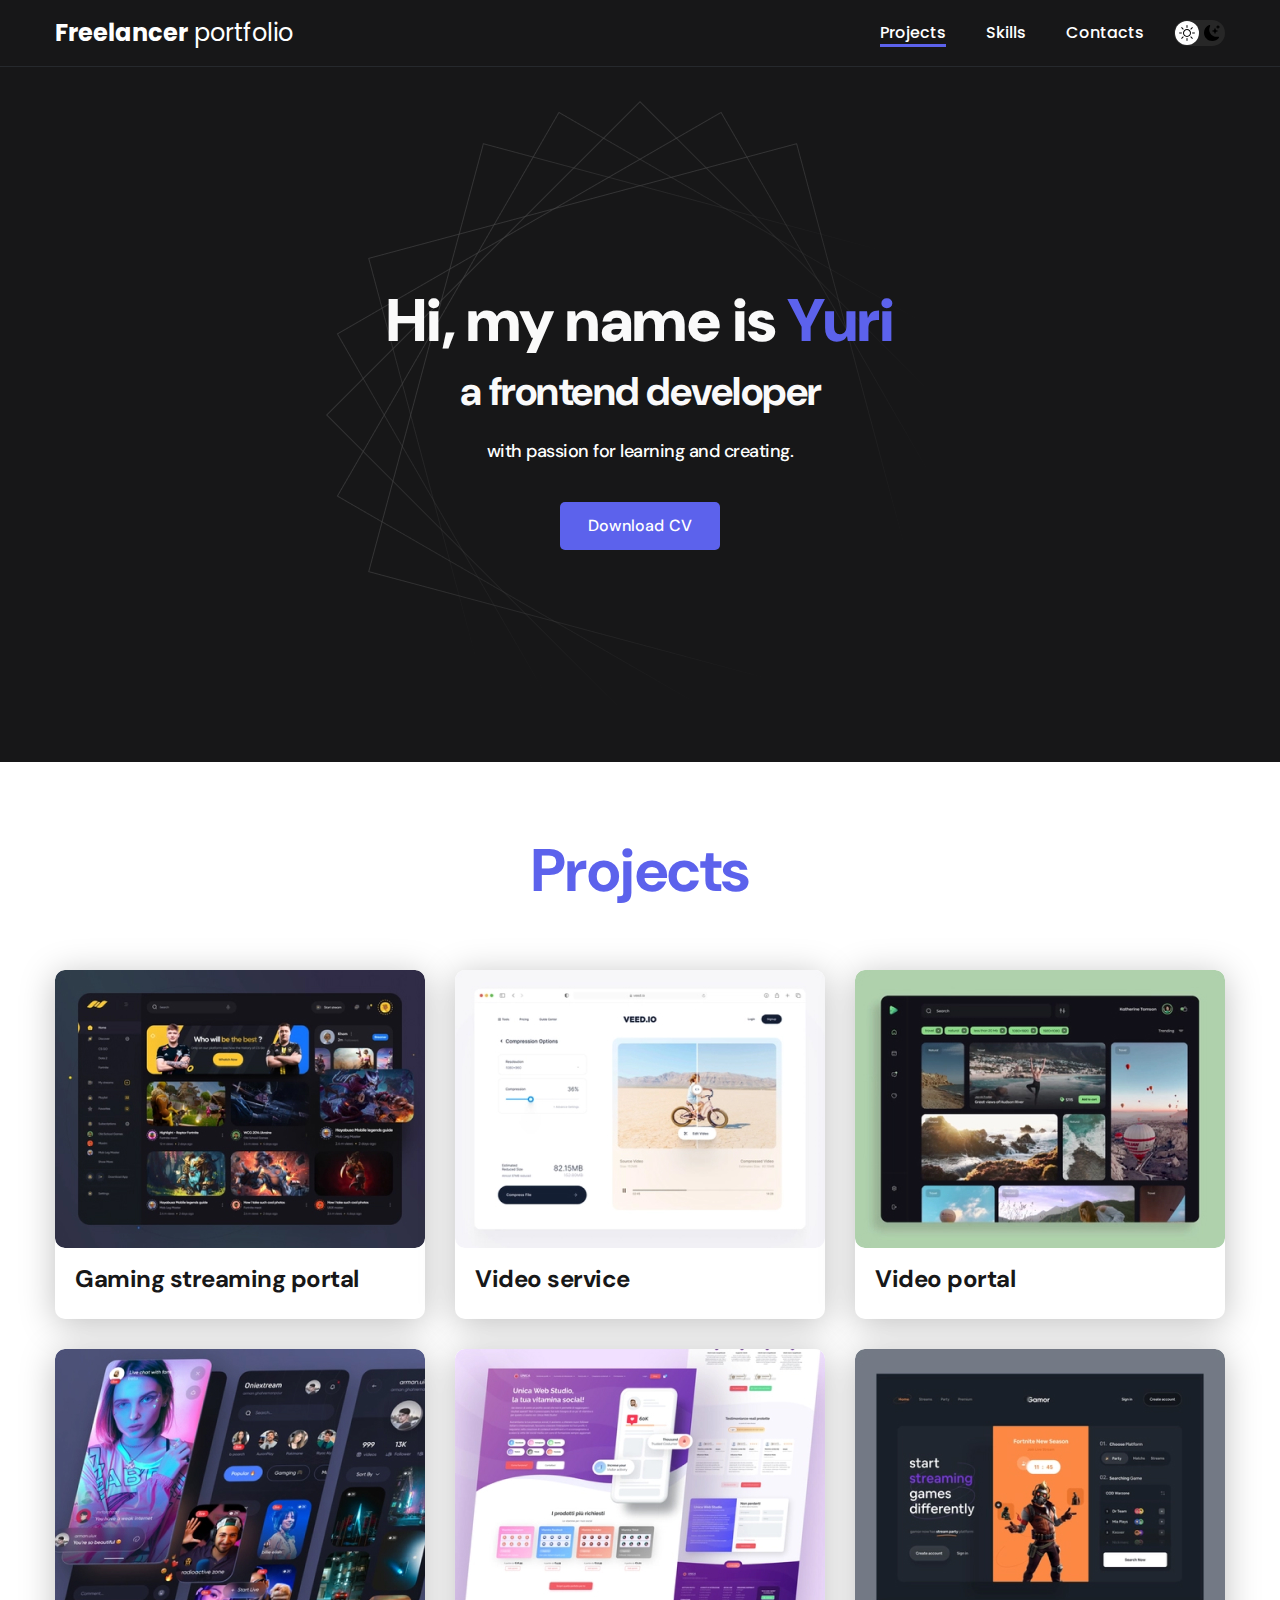
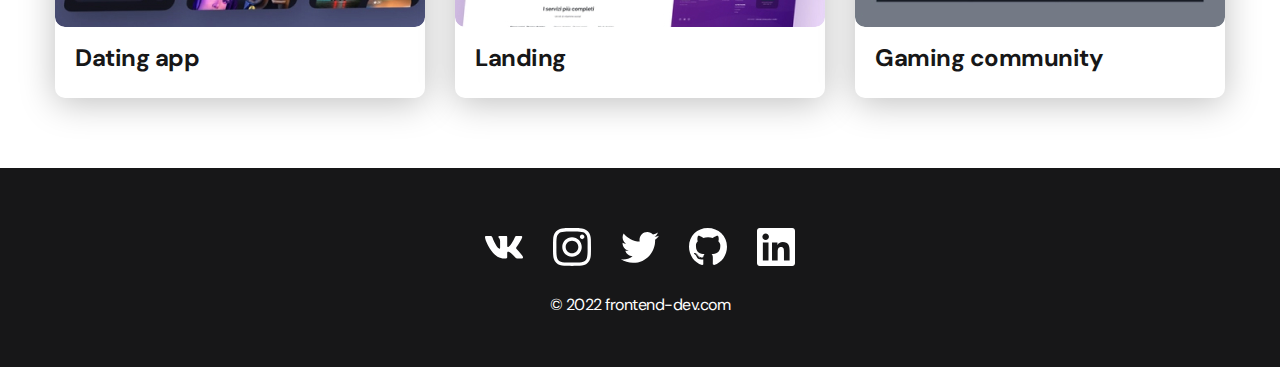
<file: index.html>
<!DOCTYPE html>
<html lang="en">
<head>
  <meta charset="UTF-8">
  <meta http-equiv="X-UA-Compatible" content="IE=edge">
  <meta name="viewport" content="width=device-width, initial-scale=1.0">
  <link rel="stylesheet" href="./css/main.css">
  <title>Document</title>
</head>
<body>
  <nav class="nav">
    <div class="container">
      <div class="nav-row">
        <a href="./index.html" class="logo"><strong>Freelancer</strong> portfolio</a>
        <button class="dark-mode-btn">
          <img src="./img/icons/sun.svg" alt="light mode" class="dark-mode-btn__icon">
          <img src="./img/icons/moon.svg" alt="dark mode" class="dark-mode-btn__icon">
        </button>
        <ul class="nav-list">
          <li class="nav-list__item"><a href="./index.html" class="nav-list__link nav-list__link--active">Projects</a></li>
          <li class="nav-list__item"><a href="./skills.html" class="nav-list__link">Skills</a></li>
          <li class="nav-list__item"><a href="./contacts.html" class="nav-list__link">Contacts</a></li>
        </ul>
      </div>
    </div>
  </nav>

  <header class="header">
    <div class="header__wrapper">
      <h1 class="header__title">
        <strong>Hi, my name is <em>Yuri</em></strong><br> a frontend developer
      </h1>
      <div class="header__text">
        <p>with passion for learning and creating.</p>
      </div>
      <a href="#!" class="btn">Download CV</a>
    </div>
  </header>

  <main class="section">
    <div class="container">
      <h2 class="title-1">Projects</h2>
      <ul class="projects">
        <a href="./project-page.html">
          <li class="project">
            <img src="./img/projects/project-img-01.jpg" alt="project img" class="project__img">
            <h3 class="project__title">Gaming streaming portal</h3>
          </li>
        </a>
        <a href="./project-page.html">
          <li class="project">
            <img src="./img/projects/project-img-02.jpg" alt="project img" class="project__img">
            <h3 class="project__title">Video service</h3>
          </li>
        </a>
        <a href="./project-page.html">
          <li class="project">
            <img src="./img/projects/project-img-03.jpg" alt="project img" class="project__img">
            <h3 class="project__title">Video portal</h3>
          </li>
        </a>
        <a href="./project-page.html">
          <li class="project">
            <img src="./img/projects/project-img-04.jpg" alt="project img" class="project__img">
            <h3 class="project__title">Dating app</h3>
          </li>
        </a>
        <a href="./project-page.html">
          <li class="project">
            <img src="./img/projects/project-img-05.jpg" alt="project img" class="project__img">
            <h3 class="project__title">Landing</h3>
          </li>
        </a>
        <a href="./project-page.html">
          <li class="project">
            <img src="./img/projects/project-img-06.jpg" alt="project img" class="project__img">
            <h3 class="project__title">Gaming community</h3>
          </li>
        </a>
      </ul>
    </div>
  </main>

  <footer class="footer">
    <div class="container">
      <div class="footer__wrapper">
        <ul class="socials">
          <li class="socials__item"><a href="#!"><img src="./img/icons/vk.svg" alt="vk" class="icon"></a></li>
          <li class="socials__item"><a href="#!"><img src="./img/icons/instagram.svg" alt="vk" class="icon"></a></li>
          <li class="socials__item"><a href="#!"><img src="./img/icons/twitter.svg" alt="vk" class="icon"></a></li>
          <li class="socials__item"><a href="#!"><img src="./img/icons/github.svg" alt="vk" class="icon"></a></li>
          <li class="socials__item"><a href="#!"><img src="./img/icons/linkedIn.svg" alt="vk" class="icon"></a></li>
        </ul>
        <div class="copyright">
          <p>© 2022 frontend-dev.com</p>
        </div>
      </div>
    </div>
  </footer>

  <script src="./js/main.js"></script>
</body>
</html>
</file>
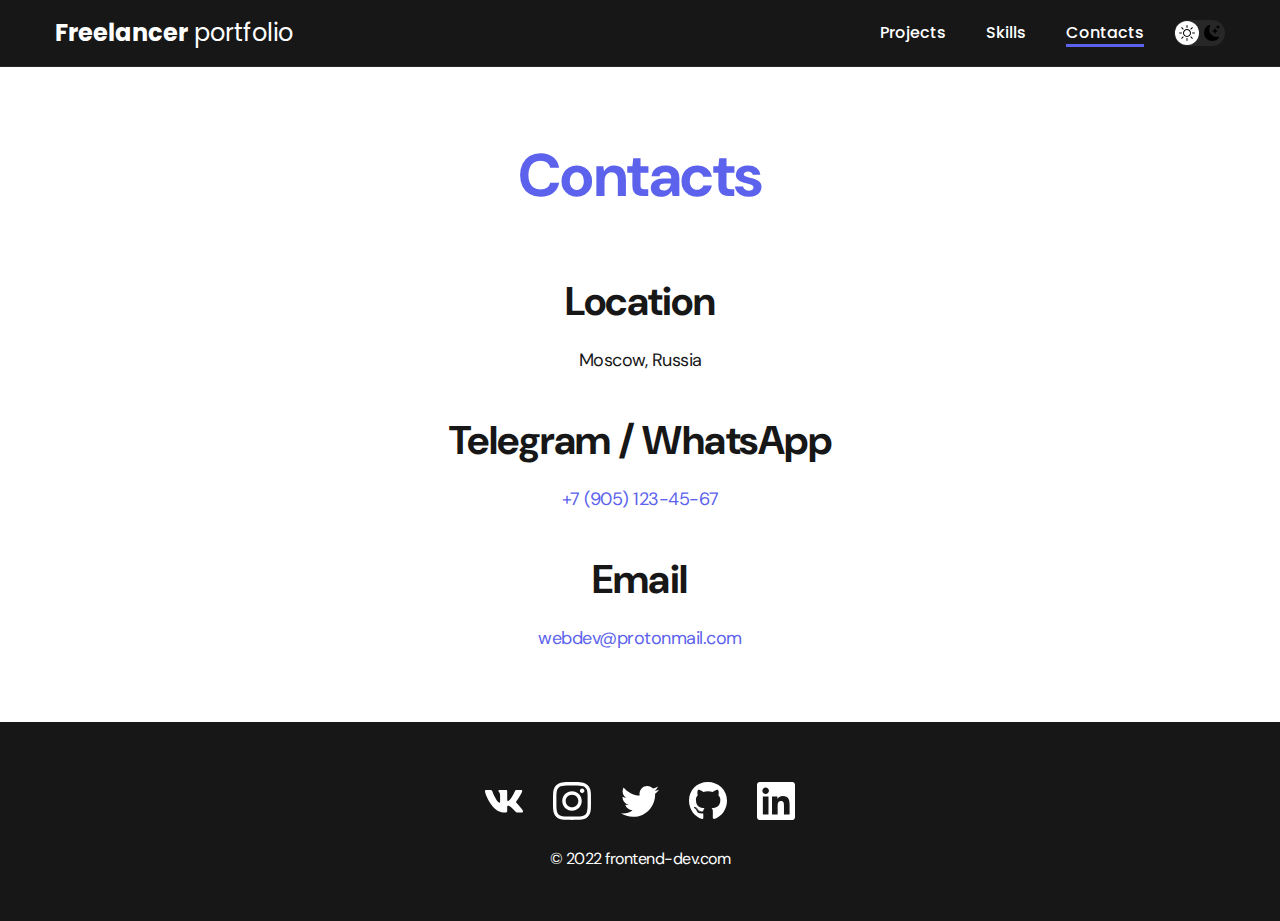
<file: contacts.html>
<!DOCTYPE html>
<html lang="en">
<head>
  <meta charset="UTF-8">
  <meta http-equiv="X-UA-Compatible" content="IE=edge">
  <meta name="viewport" content="width=device-width, initial-scale=1.0">
  <link rel="stylesheet" href="./css/main.css">
  <title>Document</title>
</head>
<body>
  <nav class="nav">
    <div class="container">
      <div class="nav-row">
        <a href="./index.html" class="logo"><strong>Freelancer</strong> portfolio</a>
        <button class="dark-mode-btn">
          <img src="./img/icons/sun.svg" alt="light mode" class="dark-mode-btn__icon">
          <img src="./img/icons/moon.svg" alt="dark mode" class="dark-mode-btn__icon">
        </button>
        <ul class="nav-list">
          <li class="nav-list__item"><a href="./index.html" class="nav-list__link">Projects</a></li>
          <li class="nav-list__item"><a href="./skills.html" class="nav-list__link">Skills</a></li>
          <li class="nav-list__item"><a href="./contacts.html" class="nav-list__link nav-list__link--active">Contacts</a></li>
        </ul>
      </div>
    </div>
  </nav>

  <main class="section">
    <div class="container">
      <h1 class="title-1">Contacts</h1>
      <ul class="content-list">
        <li class="content-list__item">
          <h2 class="title-2">Location</h2>
          <p>Moscow, Russia</p>
        </li>
        <li class="content-list__item">
          <h2 class="title-2">Telegram / WhatsApp</h2>
          <p><a href="tel:+79051234567">+7 (905) 123-45-67</a></p>
        </li>
        <li class="content-list__item">
          <h2 class="title-2">Email</h2>
          <p><a href="mailto:webdev@protonmail.com">webdev@protonmail.com</a></p>
        </li>
      </ul>
    </div>
  </main>

  <footer class="footer">
    <div class="container">
      <div class="footer__wrapper">
        <ul class="socials">
          <li class="socials__item"><a href="#!"><img src="./img/icons/vk.svg" alt="vk" class="icon"></a></li>
          <li class="socials__item"><a href="#!"><img src="./img/icons/instagram.svg" alt="vk" class="icon"></a></li>
          <li class="socials__item"><a href="#!"><img src="./img/icons/twitter.svg" alt="vk" class="icon"></a></li>
          <li class="socials__item"><a href="#!"><img src="./img/icons/github.svg" alt="vk" class="icon"></a></li>
          <li class="socials__item"><a href="#!"><img src="./img/icons/linkedIn.svg" alt="vk" class="icon"></a></li>
        </ul>
        <div class="copyright">
          <p>© 2022 frontend-dev.com</p>
        </div>
      </div>
    </div>
  </footer>

  <script src="./js/main.js"></script>
</body>
</html>
</file>
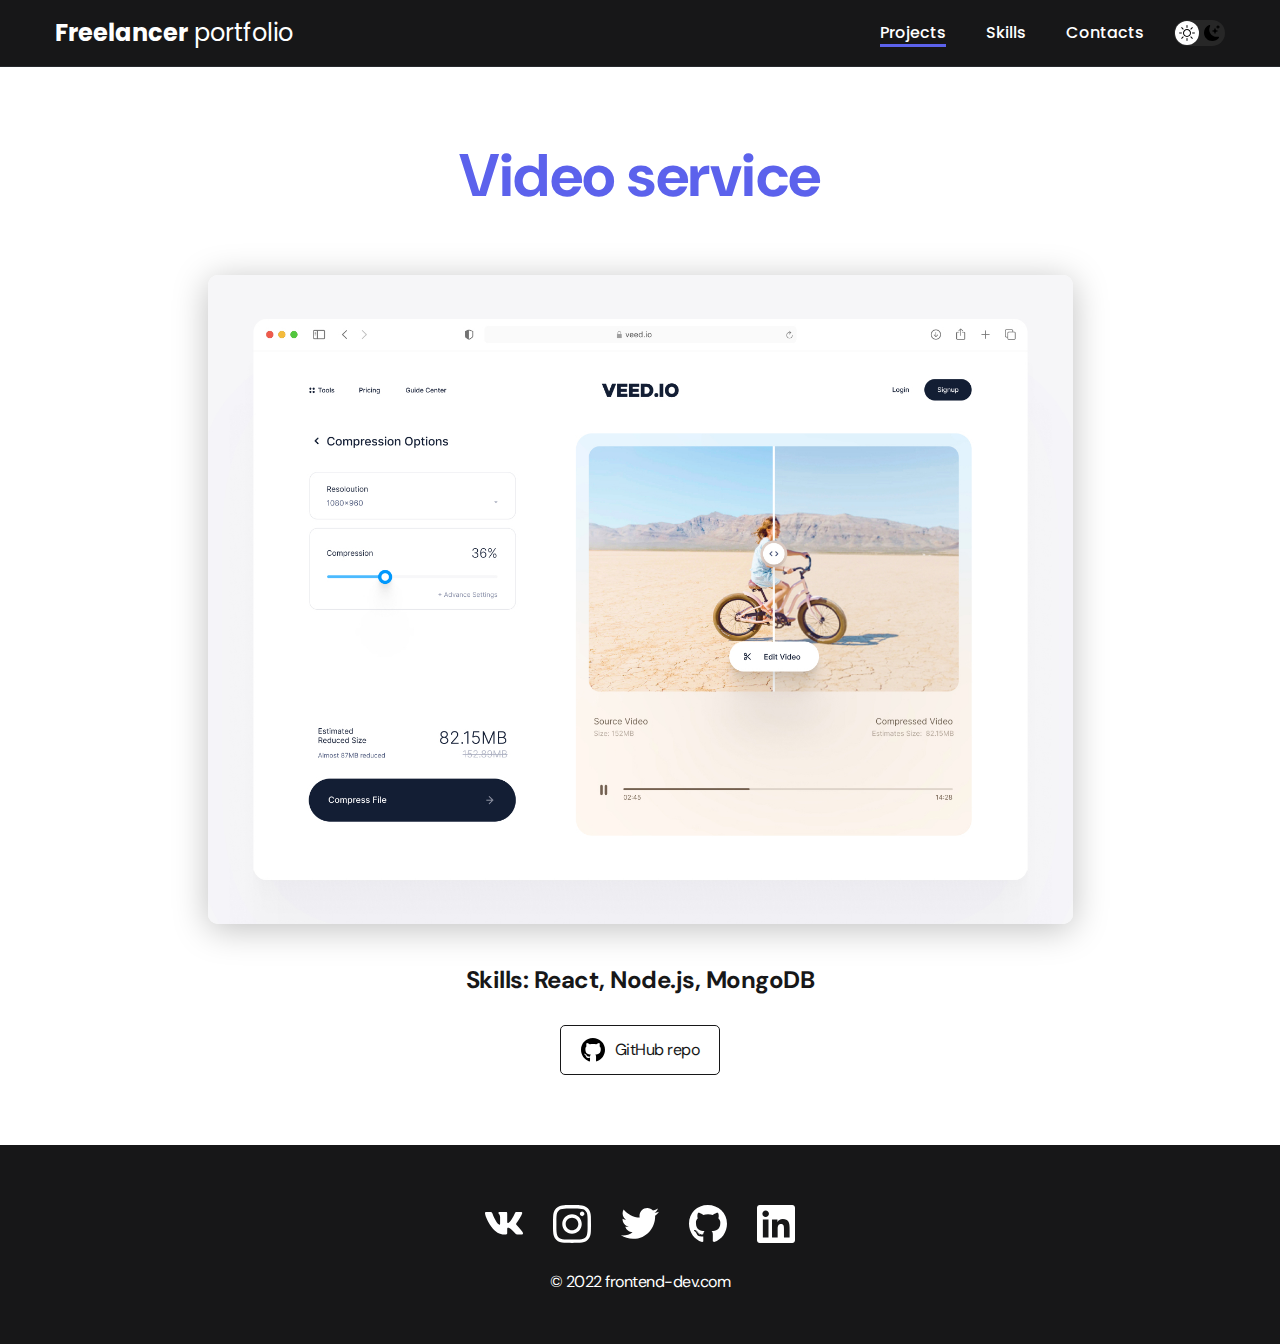
<file: project-page.html>
<!DOCTYPE html>
<html lang="en">
<head>
  <meta charset="UTF-8">
  <meta http-equiv="X-UA-Compatible" content="IE=edge">
  <meta name="viewport" content="width=device-width, initial-scale=1.0">
  <link rel="stylesheet" href="./css/main.css">
  <title>Document</title>
</head>
<body>
  <nav class="nav">
    <div class="container">
      <div class="nav-row">
        <a href="./index.html" class="logo"><strong>Freelancer</strong> portfolio</a>
        <button class="dark-mode-btn">
          <img src="./img/icons/sun.svg" alt="light mode" class="dark-mode-btn__icon">
          <img src="./img/icons/moon.svg" alt="dark mode" class="dark-mode-btn__icon">
        </button>
        <ul class="nav-list">
          <li class="nav-list__item"><a href="./index.html" class="nav-list__link nav-list__link--active">Projects</a></li>
          <li class="nav-list__item"><a href="./skills.html" class="nav-list__link">Skills</a></li>
          <li class="nav-list__item"><a href="./contacts.html" class="nav-list__link">Contacts</a></li>
        </ul>
      </div>
    </div>
  </nav>

  <main class="section">
    <div class="container">
      <div class="projects-details">
        <h1 class="title-1">Video service</h1>
        <img src="./img/projects/project-img-big-02.jpg" alt="" class="projects-details__cover">
        <div class="projects-details__desc">
          <p>Skills: React, Node.js, MongoDB</p>
        </div>
        <a href="#!" class="btn-outline">
          <img src="./img/icons/github-black.svg" alt="">
          GitHub repo
        </a>
      </div>
    </div>
  </main>

  <footer class="footer">
    <div class="container">
      <div class="footer__wrapper">
        <ul class="socials">
          <li class="socials__item"><a href="#!"><img src="./img/icons/vk.svg" alt="vk" class="icon"></a></li>
          <li class="socials__item"><a href="#!"><img src="./img/icons/instagram.svg" alt="vk" class="icon"></a></li>
          <li class="socials__item"><a href="#!"><img src="./img/icons/twitter.svg" alt="vk" class="icon"></a></li>
          <li class="socials__item"><a href="#!"><img src="./img/icons/github.svg" alt="vk" class="icon"></a></li>
          <li class="socials__item"><a href="#!"><img src="./img/icons/linkedIn.svg" alt="vk" class="icon"></a></li>
        </ul>
        <div class="copyright">
          <p>© 2022 frontend-dev.com</p>
        </div>
      </div>
    </div>
  </footer>

  <script src="./js/main.js"></script>
</body>
</html>
</file>
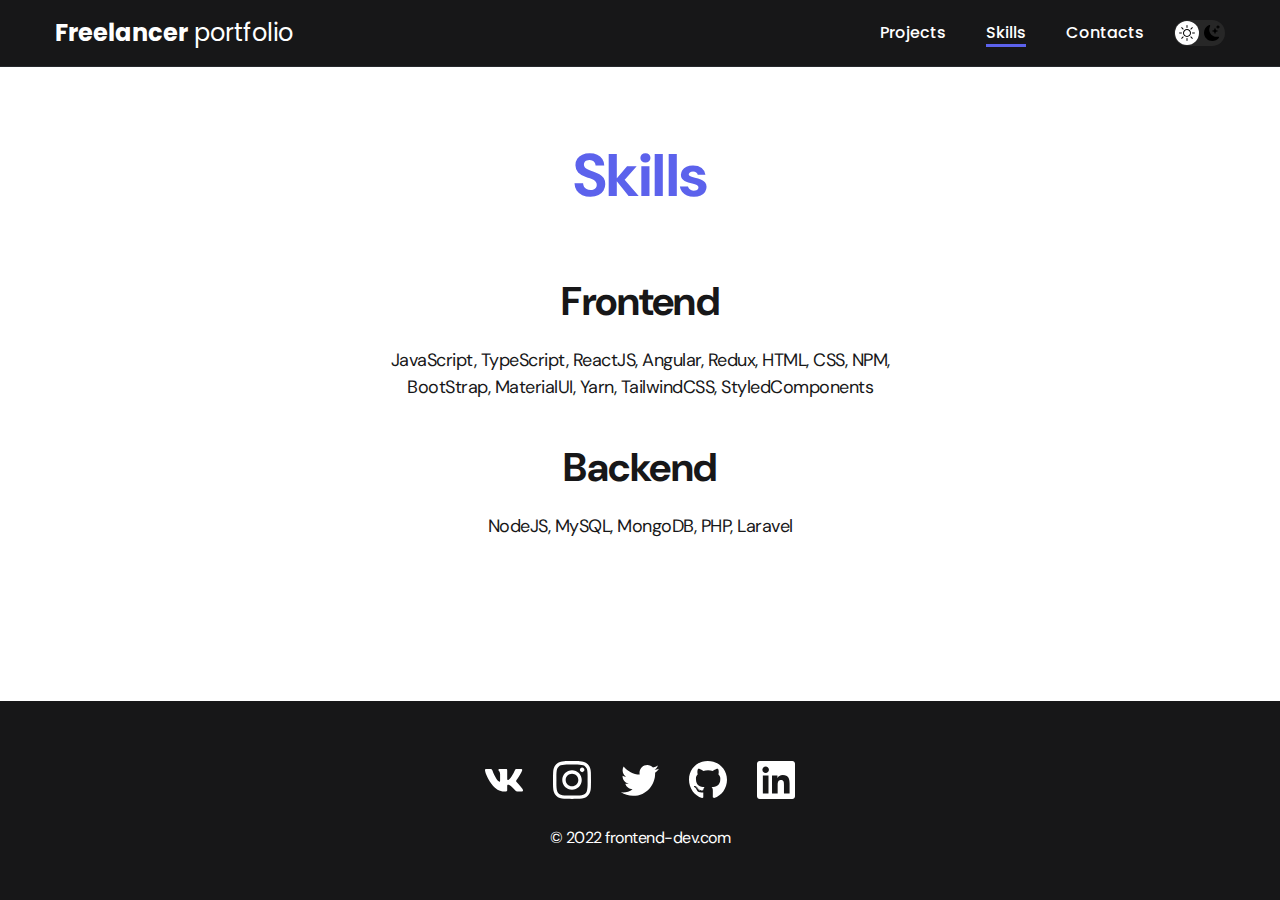
<file: skills.html>
<!DOCTYPE html>
<html lang="en">
<head>
  <meta charset="UTF-8">
  <meta http-equiv="X-UA-Compatible" content="IE=edge">
  <meta name="viewport" content="width=device-width, initial-scale=1.0">
  <link rel="stylesheet" href="./css/main.css">
  <title>Document</title>
</head>
<body>
  <nav class="nav">
    <div class="container">
      <div class="nav-row">
        <a href="./index.html" class="logo"><strong>Freelancer</strong> portfolio</a>
        <button class="dark-mode-btn">
          <img src="./img/icons/sun.svg" alt="light mode" class="dark-mode-btn__icon">
          <img src="./img/icons/moon.svg" alt="dark mode" class="dark-mode-btn__icon">
        </button>
        <ul class="nav-list">
          <li class="nav-list__item"><a href="./index.html" class="nav-list__link">Projects</a></li>
          <li class="nav-list__item"><a href="./skills.html" class="nav-list__link nav-list__link--active">Skills</a></li>
          <li class="nav-list__item"><a href="./contacts.html" class="nav-list__link">Contacts</a></li>
        </ul>
      </div>
    </div>
  </nav>

  <main class="section">
    <div class="container">
      <h1 class="title-1">Skills</h1>
      <ul class="content-list">
        <li class="content-list__item">
          <h2 class="title-2">Frontend</h2>
          <p>JavaScript, TypeScript, ReactJS, Angular, Redux, HTML, CSS, NPM, BootStrap, MaterialUI, Yarn, TailwindCSS, StyledComponents</p>
        </li>
        <li class="content-list__item">
          <h2 class="title-2">Backend</h2>
          <p>NodeJS, MySQL, MongoDB, PHP, Laravel</p>
        </li>
      </ul>
    </div>
  </main>

  <footer class="footer">
    <div class="container">
      <div class="footer__wrapper">
        <ul class="socials">
          <li class="socials__item"><a href="#!"><img src="./img/icons/vk.svg" alt="vk" class="icon"></a></li>
          <li class="socials__item"><a href="#!"><img src="./img/icons/instagram.svg" alt="vk" class="icon"></a></li>
          <li class="socials__item"><a href="#!"><img src="./img/icons/twitter.svg" alt="vk" class="icon"></a></li>
          <li class="socials__item"><a href="#!"><img src="./img/icons/github.svg" alt="vk" class="icon"></a></li>
          <li class="socials__item"><a href="#!"><img src="./img/icons/linkedIn.svg" alt="vk" class="icon"></a></li>
        </ul>
        <div class="copyright">
          <p>© 2022 frontend-dev.com</p>
        </div>
      </div>
    </div>
  </footer>

  <script src="./js/main.js"></script>
</body>
</html>
</file>
<file: css/main.css>
@import "./reset.css";
@import url(https://fonts.googleapis.com/css?family=DM+Sans:regular,500,700);
@import url(https://fonts.googleapis.com/css?family=Poppins:regular,500,700);

:root {
  --black: #171718;
  --black-border: #26292d;
  --white: #fff;
  --purple: #5c62ec;
  --grey: #fafafa;

  --page-text: var(--black);
  --dark-bg: var(--black);
  --dark-border: var(--black-border);
  --header-text: var(--white);
  --header-title: var(--grey);
  --accent: var(--purple);

  /* light mode */
  --page-bg: var(--white);
  --text-color: var(--black);
  --projects-card-bg: var(--white);
  --projects-card-text: var(--black);
}

.dark {
  --page-bg: #262626;
  --text-color: var(--white);
  --projects-card-bg: var(--black);
  --projects-card-text: var(--white);
}

html, body {
  min-height: 100vh;
  display: flex;
  flex-direction: column;
  font-family: 'DM Sans', sans-serif;
  background-color: var(--page-bg);
  color: var(--text-color);
  letter-spacing: -0.5px;
}

.container {
  max-width: 1200px;
  padding: 0 15px;
  margin: 0 auto;
}

.section {
  padding: 70px 0;
}

.title-1 {
  margin-bottom: 60px;
  font-size: 60px;
  font-weight: 700;
  line-height: 1.3;
  text-align: center;
  color: var(--accent);
}

.title-2 {
  margin-bottom: 20px;
  font-size: 40px;
  font-weight: 700;
  line-height: 1.3;
} 

.none {
  display: none !important;
}

/* nav */

.nav {
  padding: 20px 0;
  letter-spacing: normal;
  color: var(--header-text);
  background-color: var(--dark-bg);
  border-bottom: 1px solid var(--dark-border);
}

.nav-row {
  display: flex;
  justify-content: flex-end;
  align-items: center;
  column-gap: 30px;
  row-gap: 20px;
  flex-wrap: wrap;
}

.logo {
  margin-right: auto;
  font-family: 'Poppins', sans-serif;
  font-size: 24px;
  line-height: 1;
  color: var(--header-text);
}

.logo strong {
  font-weight: 700;
}

.nav-list {
  display: flex;
  align-items: center;
  column-gap: 40px;
  font-family: 'Poppins', sans-serif;
  font-size: 16px;
  font-weight: 500;
  line-height: 1.5;
}

.nav-list__link {
  color: var(--header-text);
  transition: opacity 0.2s ease-in;
}

.nav-list__link:hover {
  opacity: 0.8;
}

.nav-list__link--active {
  position: relative;
}

.nav-list__link--active::before {
  content: '';
  display: block;
  position: absolute;
  left: 0;
  top: 100%;
  width: 100%;
  height: 3px;
  background-color: var(--accent);
}

.dark-mode-btn {
  order: 10;
  position: relative;
  display: flex;
  justify-content: space-between;
  width: 51px;
  height: 26px;
  padding: 5px;
  border-radius: 50px;
  background-color: #272727;
}

.dark-mode-btn::before {
  position: absolute;
  top: 1px;
  left: 1px;
  content: '';
  display: block;
  width: 24px;
  height: 24px;
  border-radius: 50%;
  background-color: var(--white);
  transition: left 0.2s ease-in;
}

.dark-mode-btn--active::before {
  left: 26px;
}

.dark-mode-btn__icon {
  position: relative;
  z-index: 10;
}

/* header */

.header {
  display: flex;
  justify-content: center;
  align-items: center;
  min-height: 695px;
  padding: 40px 0;
  background-image: url('./../img/header-bg.png');
  background-repeat: no-repeat;
  background-size: auto;
  background-position: center center;
  background-color: var(--dark-bg);
  color: var(--header-text);
  text-align: center;
}

.header__wrapper {
  max-width: 660px;
  padding: 0 15px;
}

.header__title {
  margin-bottom: 20px;
  font-size: 40px;
  font-weight: 700;
  line-height: 1.4;
  color: var(--header-title);
}

.header__title strong {
  font-size: 60px;
}

.header__title em {
  font-style: normal;
  color: var(--accent);
}

.header__text {
  font-size: 18px;
  font-weight: 500;
  line-height: 1.333;
  margin-bottom: 40px;
}

.header__text p + p {
  margin-top: 1em;
}

.btn {
  display: inline-block;
  height: 48px;
  padding: 12px 28px;
  border-radius: 5px;
  font-size: 16px;
  font-weight: 500;
  line-height: 1.5;
  letter-spacing: 0.15px;
  color: var(--white);
  background-color: var(--accent);
  transition: opacity 0.2s ease-in;
}

.btn:hover {
  opacity: 0.8;
}

.btn:active {
  position: relative;
  top: 1px;
}

.btn-outline {
  display: flex;
  column-gap: 10px;
  align-items: center;
  padding: 12px 20px;
  font-size: 16px;
  line-height: 1.5;
  background-color: var(--white);
  border: 1px solid var(--black);
  border-radius: 5px;
  color: var(--black);
}

.btn-outline:hover {
  opacity: 0.8;
}

.btn-outline:active {
  position: relative;
  top: 1px;
}

/* projects */

.projects {
  display: flex;
  justify-content: center;
  flex-wrap: wrap;
  column-gap: 30px;
  row-gap: 30px;
}

.project {
  max-width: 370px;
  border-radius: 10px;
  background-color: var(--projects-card-bg);
  color: var(--projects-card-text);
  box-shadow: 0px 5px 35px rgba(0, 0, 0, 0.25);
}

.project__img {
  border-radius: 10px;
}
.project__title {
  padding: 15px 20px 25px;
  font-size: 24px;
  font-weight: 700;
  line-height: 1.3;
  color: var(--text-color);
}

/* projects-details */

.projects-details {
  display: flex;
  flex-direction: column;
  align-items: center;
  max-width: 865px;
  margin: 0 auto;
  text-align: center;
}

.projects-details__cover {
  margin-bottom: 40px;
  box-shadow: 0px 5px 35px rgba(0, 0, 0, 0.25);
  border-radius: 10px;
}

.projects-details__desc {
  margin-bottom: 30px;
  font-size: 24px;
  font-weight: 700;
  line-height: 1.3;
}

/* content-list */

.content-list {
  max-width: 520px;
  margin: 0 auto;
  display: flex;
  flex-direction: column;
  align-items: center;
  row-gap: 40px;
  text-align: center;
}

.content-list a {
  color: var(--accent);
}

.content-list__item {
  font-size: 18px;
  line-height: 1.5;
}

.content-list__item p + p {
  margin-top: 0.5em;
}

/* footer */

.footer {
  padding: 60px 0 50px;
  margin-top: auto;
  background-color: var(--dark-bg);
}

.footer__wrapper {
  display: flex;
  flex-direction: column;
  align-items: center;
  row-gap: 27px;
}

.socials {
  display: flex;
  justify-content: center;
  align-items: center;
  column-gap: 30px;
}

.copyright {
  font-size: 16px;
  line-height: 1.5;
  color: var(--header-text);
}

.copyright p + p {
  margin-top: 0.5em;
}

/* media */

@media (max-width: 620px) {
  .header {
    min-height: unset;
  }

  .header__title {
    font-size: 30px;
  }

  .header__title strong {
    font-size: 40px;
  }

  .nav-row {
    justify-content: space-between;
  }

  .dark-mode-btn {
    order: 0;
  }

  .section {
    padding: 40px 0;
  }

  .title-1 {
    margin-bottom: 30px;
    font-size: 40px;
  }

  .title-2 {
    margin-bottom: 10px;
    font-size: 30px;
  }

  .project__title {
    font-size: 22px;
  }

  .projects-details__desc {
    margin-bottom: 20px;
    font-size: 22px;
  }

  .footer {
    padding: 40px 0 30px;
  }

  .footer__wrapper {
    row-gap: 20px;
  }

  .socials {
    column-gap: 20px;
  }

  .social__item {
    width: 28px;
  }

  .content-list {
    row-gap: 20px;
  }

  .content-list__item {
    font-size: 16px;
  }
}
</file>
